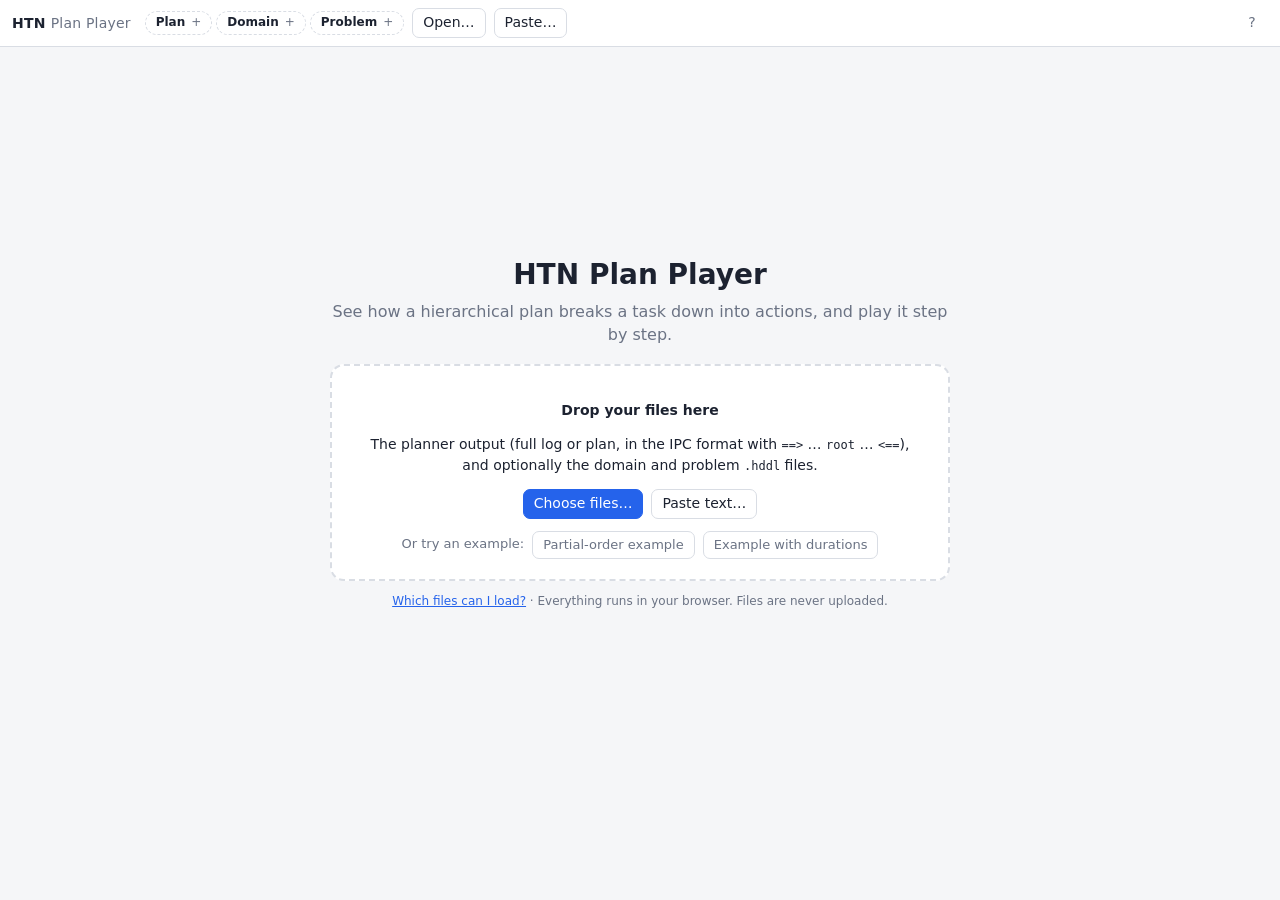
<file: index.html>
<!doctype html>
<html lang="en">
<head>
  <meta charset="utf-8">
  <meta name="viewport" content="width=device-width, initial-scale=1">
  <title>HTN Plan Player</title>
  <link rel="stylesheet" href="css/viewer.css">
</head>
<body>
  <header class="topbar">
    <div class="brand" title="HTN Plan Player">HTN <span>Plan Player</span></div>
    <div class="files" id="files"></div>
    <button id="btn-open" class="btn" title="Open plan, domain and problem files">Open…</button>
    <button id="btn-paste" class="btn" title="Paste a plan, domain or problem">Paste…</button>
    <button id="btn-close" class="btn" title="Close these files and go back to the start screen">Close</button>
    <input type="file" id="file-input" multiple hidden>
    <div class="spacer"></div>
    <div class="search">
      <input id="highlight" list="objects" placeholder="Highlight an object or name…" autocomplete="off" title="Highlight (/)">
      <datalist id="objects"></datalist>
      <span id="hl-count" class="hl-count"></span>
      <button id="hl-clear" class="icon" title="Clear highlight (Esc)" hidden>✕</button>
    </div>
    <div class="seg" role="group" aria-label="Layout">
      <button id="orient-lr" class="on" title="Root on the left, actions on the right (O)">⇢ Left→Right</button>
      <button id="orient-td" title="Root at the top, actions at the bottom (O)">⇣ Top→Down</button>
    </div>
    <details class="menu">
      <summary class="btn">View ▾</summary>
      <div class="menu-body">
        <label><input type="checkbox" id="opt-methods" checked> Show methods as separate boxes <kbd>M</kbd></label>
        <label><input type="checkbox" id="opt-timeline" checked> Show the action timeline <kbd>T</kbd></label>
        <label><input type="checkbox" id="opt-focus"> Focus on the active part (auto-collapse the rest)</label>
        <label><input type="checkbox" id="opt-follow" checked> Follow the current action</label>
        <label><input type="checkbox" id="opt-technical"> Show technical (planner-internal) actions</label>
        <button id="btn-expand" class="btn">Expand everything</button>
      </div>
    </details>
    <button id="btn-fit" class="btn" title="Fit the whole tree (F)">Fit</button>
    <button id="btn-panel" class="btn" title="Show / hide the side panel">Panel</button>
    <button id="btn-help" class="btn icon" title="Help (?)">?</button>
  </header>

  <main>
    <section id="tree" class="tree">
      <div class="legend" aria-label="Legend">
        <span><i class="sw done"></i>Done</span>
        <span><i class="sw active"></i>In progress</span>
        <span><i class="sw now"></i>Executing</span>
        <span><i class="sw future"></i>Upcoming</span>
        <span class="shapes"><i class="sh task"></i>Task <i class="sh method"></i>Method <i class="sh action"></i>Action</span>
      </div>
      <div class="zoom">
        <button id="zoom-in" class="btn icon" title="Zoom in">+</button>
        <button id="zoom-out" class="btn icon" title="Zoom out">−</button>
      </div>
    </section>

    <aside class="side">
      <div class="tabs">
        <button data-tab="details" class="on">Details</button>
        <button data-tab="state">World state</button>
      </div>
      <div id="details" class="tab-body"></div>
      <div id="state" class="tab-body" hidden></div>
    </aside>

    <div class="welcome">
      <div class="welcome-card">
        <h1>HTN Plan Player</h1>
        <p class="lead">See how a hierarchical plan breaks a task down into actions, and play it step by step.</p>
        <div class="dropzone">
          <p><b>Drop your files here</b></p>
          <p>The planner output (full log or plan, in the IPC format with <code>==&gt;</code> … <code>root</code> … <code>&lt;==</code>), and optionally the domain and problem <code>.hddl</code> files.</p>
          <div class="welcome-actions">
            <button id="w-open" class="btn primary">Choose files…</button>
            <button id="w-paste" class="btn">Paste text…</button>
          </div>
          <div id="w-examples" class="welcome-actions examples">Or try an example:</div>
        </div>
        <p class="muted small"><button type="button" class="link" data-dialog="formats-dialog">Which files can I load?</button> · Everything runs in your browser. Files are never uploaded.</p>
      </div>
    </div>
  </main>

  <section id="timeline" class="timeline" aria-label="Actions in execution order"></section>

  <footer class="bottom">
    <div id="crumbs" class="crumbs" aria-label="Why this action: from the root task down to the current action"></div>
    <div class="player">
      <button id="p-first" class="btn icon" title="First step (Home)">⏮</button>
      <button id="p-prev" class="btn icon" title="Previous step (←)">◀</button>
      <button id="p-play" class="btn icon play" title="Play (Space)">▶</button>
      <button id="p-next" class="btn icon" title="Next step (→)">▶|</button>
      <button id="p-last" class="btn icon" title="End (End)">⏭</button>
      <div class="scrub">
        <div id="marks" class="marks"></div>
        <input type="range" id="slider" min="0" max="0" value="0" aria-label="Step">
      </div>
      <div id="step-label" class="step-label"></div>
      <label class="speed">Speed <select id="speed"></select></label>
    </div>
  </footer>

  <div class="drop-overlay"><div>Drop plan / domain / problem files</div></div>
  <div id="toast" class="toast" hidden></div>

  <dialog id="paste-dialog">
    <form method="dialog">
      <h3>Paste a plan, a domain or a problem</h3>
      <p class="muted small">The type is detected automatically. Paste each file separately. <button type="button" class="link" data-dialog="formats-dialog">Accepted formats</button></p>
      <textarea id="paste-text" rows="16" spellcheck="false" placeholder="==>&#10;1 action arg1 arg2&#10;…&#10;root 5&#10;5 task arg -> method 1 2&#10;<=="></textarea>
      <div class="dialog-actions">
        <button class="btn" value="cancel">Cancel</button>
        <button id="paste-load" class="btn primary" value="ok">Load</button>
      </div>
    </form>
  </dialog>

  <dialog id="formats-dialog" class="formats">
    <form method="dialog">
      <h3>Files you can load</h3>
      <p class="muted small">Files are recognised by their content: names and extensions do not matter. Load them together or one by one.</p>

      <h4>Plan (required)</h4>
      <p>The output of an HTN planner in the hierarchical plan format of the International Planning Competition (IPC 2020). The whole planner log is fine: the viewer reads the last block between <code>==&gt;</code> and <code>&lt;==</code>.</p>
      <pre>==&gt;
1 pick-up r1 p1 depot
2 move r1 depot a
root 10
10 deliver-all r1 -&gt; m-deliver-next 11 12
11 deliver r1 p1 -&gt; m-deliver 1 2
12 deliver-all r1 -&gt; m-deliver-finished
&lt;==</pre>
      <ul>
        <li><code>id action arguments</code>: the actions, in execution order.</li>
        <li><code>root ids</code>: the initial task(s) of the problem.</li>
        <li><code>id task arguments -&gt; method subtask-ids</code>: how each abstract task was decomposed. A method with no subtask ids (as <code>m-deliver-finished</code> above) is an empty decomposition.</li>
      </ul>
      <p>Partial-order plans use the same format: their actions may interleave between subtasks.</p>

      <h4>Durations and parallel actions (optional)</h4>
      <p>End each action line with its <b>start</b> and <b>end</b> times, two integers with end &gt; start:</p>
      <pre>==&gt;
1 grind arabica 0 1
2 brew arabica cup1 1 4
3 slice bread1 1 2
4 toast bread1 2 3
root 10
…</pre>
      <ul>
        <li>Here <code>brew</code> lasts 3 time units, and <code>slice</code> then <code>toast</code> run during it.</li>
        <li>Either every action has times, or none does. Without times, actions run one after the other, one time unit each.</li>
        <li>An action's preconditions are checked when it starts; its effects are applied when it ends. When actions end and others start at the same time, the effects come first.</li>
      </ul>

      <h4>Domain and problem (optional)</h4>
      <p>HDDL files, as in the IPC hierarchical tracks. They add the definitions, the checks and the world state. Supported:</p>
      <ul>
        <li>types, constants, objects, initial state, goal, initial task network;</li>
        <li>tasks; methods with totally or partially ordered subtasks, preconditions and constraints;</li>
        <li>actions with negative, disjunctive (<code>or</code>, <code>imply</code>), quantified (<code>forall</code>, <code>exists</code>) and equality preconditions, and conditional (<code>when</code>) and quantified effects.</li>
      </ul>
      <p class="muted small">Numeric fluents and durative actions in the domain are not supported yet.</p>
      <div class="dialog-actions"><button class="btn primary" value="ok">Close</button></div>
    </form>
  </dialog>

  <dialog id="help-dialog">
    <form method="dialog">
      <h3>Reading an HTN plan</h3>
      <p>A hierarchical plan is a <b>tree</b>. The root is the task the problem asks for. An <b>abstract task</b> (rounded box) is something to achieve, a <b>method</b> (small pill) is one way to break that task into smaller subtasks, and an <b>action</b> (box with a bar) is a step that is really executed.</p>
      <p>Press play: the action executed now is <span class="chip st-now">blue</span>, every task and method it belongs to is <span class="chip st-active">orange</span>, finished parts are <span class="chip st-done">green</span>, upcoming ones are <span class="chip st-future">grey</span>. The bar above the player reads the path from the root to the current action: it explains <i>why</i> the action is executed.</p>
      <p>In a partial-order plan, several branches can be in progress at the same time: their actions are interleaved.</p>
      <p><button type="button" class="link" data-dialog="formats-dialog">Accepted file formats (plan, durations, domain, problem)</button></p>
      <h4>Mouse</h4>
      <ul>
        <li>Click a box to see its definition, its preconditions (✓ / ✗ in the current state) and its effects.</li>
        <li>Click an object name (a robot, a package, a location…) to highlight everything that involves it.</li>
        <li>Double-click a box, or click its <code>+N</code> badge, to collapse / expand it.</li>
        <li>Drag to move, wheel to zoom.</li>
        <li>The timeline under the tree lists the actions in execution order: click one to jump to it.</li>
      </ul>
      <h4>Keyboard</h4>
      <table class="keys">
        <tr><td><kbd>Space</kbd></td><td>play / pause</td><td><kbd>←</kbd> <kbd>→</kbd></td><td>previous / next step (<kbd>Shift</kbd>: 10 steps)</td></tr>
        <tr><td><kbd>Home</kbd> <kbd>End</kbd></td><td>first / last step</td><td><kbd>C</kbd></td><td>centre on the current action</td></tr>
        <tr><td><kbd>F</kbd></td><td>fit the tree</td><td><kbd>O</kbd></td><td>switch orientation</td></tr>
        <tr><td><kbd>M</kbd></td><td>methods as boxes</td><td><kbd>T</kbd></td><td>action timeline</td></tr>
        <tr><td><kbd>/</kbd></td><td>highlight…</td><td></td><td></td></tr>
        <tr><td><kbd>Esc</kbd></td><td>clear selection</td><td><kbd>?</kbd></td><td>this help</td></tr>
      </table>
      <div class="dialog-actions"><button class="btn primary" value="ok">Close</button></div>
    </form>
  </dialog>

  <!-- Classic scripts (not modules) so that the page also works when opened from disk. -->
  <script src="js/core/sexpr.js"></script>
  <script src="js/core/hddl.js"></script>
  <script src="js/core/plan.js"></script>
  <script src="js/core/schedule.js"></script>
  <script src="js/core/state.js"></script>
  <script src="js/core/bind.js"></script>
  <script src="js/core/model.js"></script>
  <script src="js/view/dom.js"></script>
  <script src="js/view/layout.js"></script>
  <script src="js/view/tree.js"></script>
  <script src="js/view/player.js"></script>
  <script src="js/view/timeline.js"></script>
  <script src="js/view/panels.js"></script>
  <script src="js/example.js"></script>
  <script src="js/app.js"></script>
</body>
</html>
</file>
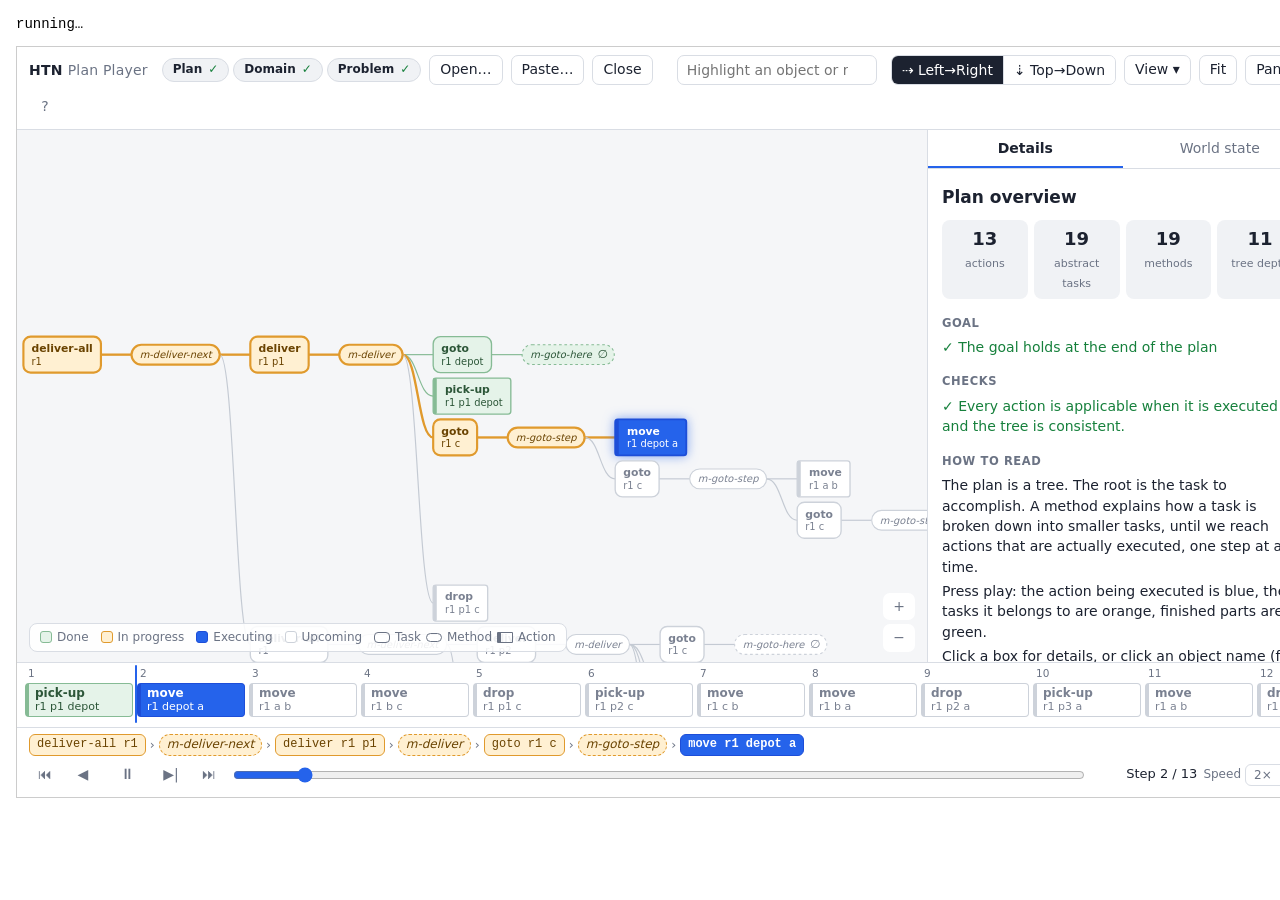
<file: tests/ui_smoke.html>
<!doctype html>
<html lang="en">
<head>
  <meta charset="utf-8">
  <title>HTN Plan Player UI smoke test</title>
  <style>body { font: 14px system-ui, sans-serif; margin: 16px; } iframe { width: 1300px; height: 750px; border: 1px solid #ccc; } .fail { color: #c00; } .pass { color: #080; }</style>
</head>
<body>
  <!-- Serve the parent folder over HTTP (python3 -m http.server) and open
       htn_viewer/tests/ui_smoke.html; it drives the viewer in an iframe. -->
  <pre id="out">running…</pre>
  <iframe id="app" src="../index.html?plan=tests/fixtures/to_plan_sibylsat.log&domain=tests/fixtures/to_domain.hddl&problem=tests/fixtures/to_problem.hddl"></iframe>
  <script>
    'use strict';
    const out = document.getElementById('out');
    const results = [];
    const check = (cond, msg) => results.push((cond ? 'PASS ' : 'FAIL ') + msg);
    const wait = ms => new Promise(r => setTimeout(r, ms));
    async function until(fn, ms = 4000) {
      const t0 = Date.now();
      while (Date.now() - t0 < ms) { if (fn()) return true; await wait(50); }
      return false;
    }

    document.getElementById('app').addEventListener('load', async () => {
      const w = document.getElementById('app').contentWindow;
      const d = w.document;
      const errors = [];
      w.addEventListener('error', e => errors.push(e.message));
      w.addEventListener('unhandledrejection', e => errors.push(String(e.reason)));
      const $ = s => d.querySelector(s);
      const key = (k, opts = {}) => w.dispatchEvent(new w.KeyboardEvent('keydown', Object.assign({ key: k, bubbles: true }, opts)));
      const click = el => el.dispatchEvent(new w.MouseEvent('click', { bubbles: true }));
      const dbl = el => el.dispatchEvent(new w.MouseEvent('dblclick', { bubbles: true }));
      const label = () => $('#step-label').textContent;
      const nodes = () => d.querySelectorAll('g.n').length;
      try {
        check(await until(() => d.body.classList.contains('loaded')), 'plan loaded from URL');
        check(label() === 'Step 1 / 13', 'starts at step 1 (' + label() + ')');
        for (let i = 0; i < 5; i++) key('ArrowRight');
        check(label() === 'Step 6 / 13', 'arrow keys step (' + label() + ')');
        key('Home');
        key('ArrowRight', { shiftKey: true });
        check(label() === 'Step 11 / 13', 'shift+arrow jumps 10 (' + label() + ')');
        key('End');
        check(label() === 'End · 13 steps' && /Plan complete/.test($('#crumbs').textContent), 'end of plan');
        key('Home');
        check(d.querySelector('g.n.current') && d.querySelector('g.n.current').dataset.id === '52', 'current action highlighted');
        check(d.querySelectorAll('g.n.s-done[data-kind="action"]').length === 0, 'no action done at step 1');

        key(' ');
        await wait(1300);
        key(' ');
        const k = Number(label().split(' ')[1]);
        check(k >= 2 && k <= 5, 'play advances then pauses (' + label() + ')');
        check(d.querySelectorAll('g.n.s-done').length > 0, 'done nodes after playing');

        click(d.querySelector('g.n[data-id="79"] .box'));
        check($('#details .d-title').textContent === 'drop', 'click selects a node');
        check(/carrying r1 p1/.test($('#details').textContent), 'details show grounded precondition');
        key('Home');
        check($('#details .d-title').textContent === 'pick-up', 'a selected action follows the current step (Home)');
        key('ArrowRight');
        check($('#details .d-title').textContent === 'move' && d.querySelector('g.n.sel.current'), 'a selected action follows the current step (next)');
        click(d.querySelector('g.n[data-id="14/m"] .box'));
        check(d.querySelectorAll('#details .order-svg g.ord').length === 4 && d.querySelectorAll('#details .ord-edge').length === 3, 'ordering diagram: 4 subtasks in a chain');
        click(d.querySelector('#details .order-svg g.ord.clickable'));
        check($('#details .d-title').textContent === 'goto', 'clicking a box in the ordering diagram selects the subtask');
        key('ArrowRight');
        check($('#details .d-title').textContent === 'goto', 'a selected task stays selected when stepping');

        click(d.querySelector('g.n[data-id="199"] tspan.arg[data-obj="p2"]'));
        check($('#highlight').value === 'p2' && /match/.test($('#hl-count').textContent), 'clicking an argument highlights the object (' + $('#hl-count').textContent + ')');
        check(d.querySelector('svg.highlighting') && d.querySelectorAll('g.n.hl').length >= 3, 'matching nodes marked');
        key('Escape');
        check(!d.querySelector('svg.highlighting') && !$('#details .d-args'), 'Escape clears highlight and selection');

        const before = nodes();
        dbl(d.querySelector('g.n[data-id="23"] .box'));
        check(nodes() < before && d.querySelector('g.n[data-id="23"] .badge'), `double-click collapses (${before} -> ${nodes()})`);
        click(d.querySelector('g.n[data-id="23"] .badge'));
        check(nodes() === before, 'badge click expands again');

        const opt = id => { const b = $('#opt-' + id); b.checked = !b.checked; b.dispatchEvent(new w.Event('change')); };
        opt('focus');
        check(nodes() < before, `focus mode collapses inactive parts (${before} -> ${nodes()})`);
        opt('focus');
        key('m');
        check(!d.querySelector('g.n[data-kind="method"]') && d.querySelector('g.n text.via'), 'methods merged into tasks');
        key('m');
        check(d.querySelector('g.n[data-kind="method"]'), 'methods shown again');
        key('o');
        check($('#orient-td').classList.contains('on'), 'orientation toggled to top-down');
        key('o');

        click(d.querySelector('.tabs button[data-tab="state"]'));
        check(!$('#state').hidden && d.querySelectorAll('#state details.group').length > 3, 'world state tab lists facts');
        for (let i = 0; i < 3; i++) key('ArrowRight');
        check(d.querySelectorAll('#state .fact.add, #state .fact.del').length > 0 || /changes/i.test($('#state').textContent), 'state shows changes of the current step');

        key('Home');
        check(d.querySelectorAll('.tl-block').length === 13 && d.querySelector('.tl-block.current'), 'timeline shows every action, current one marked');
        click(d.querySelectorAll('.tl-block')[4]);
        check(label() === 'Step 5 / 13' && $('#details .d-title').textContent === 'drop', 'clicking a timeline block jumps to it (' + label() + ')');
        key('t');
        check(d.body.classList.contains('no-timeline') && !$('#opt-timeline').checked, 'T hides the timeline');
        key('t');
        key('m');
        check(!$('#opt-methods').checked, 'M keeps the View menu checkbox in sync');
        key('m');
        key('Home');

        click(d.querySelector('.crumb'));
        check($('#details .d-title').textContent === 'deliver-all', 'breadcrumb selects the root task');
        click(d.querySelector('#details .link'));
        check(label() === 'Step 1 / 13', 'go there jumps to the node start');

        click($('#btn-close'));
        check(!d.body.classList.contains('loaded') && getComputedStyle($('.welcome')).display !== 'none', 'Close returns to the welcome screen');
        check(w.localStorage.getItem('htnv.files') === null && !/plan=/.test(w.location.search), 'Close forgets the files');
        check(d.querySelectorAll('g.n').length === 0 && d.querySelectorAll('.tl-block').length === 0, 'tree and timeline emptied');
        key('ArrowRight');
        click(d.querySelectorAll('#w-examples button')[1]);
        check(d.body.classList.contains('loaded') && $('#step-label').textContent === 't = 0 / 4', 'example with durations loads after closing (' + $('#step-label').textContent + ')');
      } catch (e) {
        results.push('FAIL threw ' + e.stack);
      }
      check(errors.length === 0, 'no page errors ' + errors.join(' | '));
      const failed = results.filter(r => r.startsWith('FAIL')).length;
      out.textContent = results.join('\n') + `\n\nSUMMARY ${results.length - failed} passed, ${failed} failed`;
      out.className = failed ? 'fail' : 'pass';
      document.title = failed ? 'FAILED' : 'PASSED';
    });
  </script>
</body>
</html>
</file>
<file: css/viewer.css>
/* HTN Plan Player. Shape encodes the kind of node, colour encodes its status. */

:root {
  --bg: #f5f6f8;
  --surface: #ffffff;
  --surface-2: #f0f2f5;
  --text: #1c2230;
  --muted: #6b7384;
  --border: #d9dde4;
  --edge: #c4cad3;
  --accent: #2563eb;

  --done-fill: #e5f3e9;  --done-stroke: #86bb95;  --done-text: #2c5638;
  --active-fill: #fff0d2; --active-stroke: #e09a2d; --active-text: #6a4300;
  --now-fill: #2563eb;   --now-stroke: #1d4ed8;   --now-text: #ffffff;
  --future-fill: #ffffff; --future-stroke: #cdd2da; --future-text: #7a8191;

  --hl: #b0179f;
  --ok: #16803c;
  --bad: #d42020;
  --add-bg: #dcf5e3;
  --del-bg: #fde2e2;
  --shadow: 0 1px 2px rgba(20, 30, 50, .08), 0 4px 16px rgba(20, 30, 50, .06);
  color-scheme: light;
}

@media (prefers-color-scheme: dark) {
  :root:not([data-theme="light"]) {
    --bg: #11141a; --surface: #1a1e26; --surface-2: #222731; --text: #e5e8ee; --muted: #98a1b1;
    --border: #2d333e; --edge: #444c5a; --accent: #60a5fa;
    --done-fill: #19301f; --done-stroke: #3f7d51; --done-text: #a6d8b3;
    --active-fill: #3a2b10; --active-stroke: #d4972f; --active-text: #f4d8a2;
    --now-fill: #3b82f6; --now-stroke: #93c5fd; --now-text: #ffffff;
    --future-fill: #1a1e26; --future-stroke: #3a414e; --future-text: #8a93a4;
    --hl: #f06be0; --ok: #4ade80; --bad: #f87171; --add-bg: #173a24; --del-bg: #3d1a1a;
    --shadow: 0 1px 2px rgba(0, 0, 0, .3), 0 4px 16px rgba(0, 0, 0, .25);
    color-scheme: dark;
  }
}
:root[data-theme="dark"] {
  --bg: #11141a; --surface: #1a1e26; --surface-2: #222731; --text: #e5e8ee; --muted: #98a1b1;
  --border: #2d333e; --edge: #444c5a; --accent: #60a5fa;
  --done-fill: #19301f; --done-stroke: #3f7d51; --done-text: #a6d8b3;
  --active-fill: #3a2b10; --active-stroke: #d4972f; --active-text: #f4d8a2;
  --now-fill: #3b82f6; --now-stroke: #93c5fd; --now-text: #ffffff;
  --future-fill: #1a1e26; --future-stroke: #3a414e; --future-text: #8a93a4;
  --hl: #f06be0; --ok: #4ade80; --bad: #f87171; --add-bg: #173a24; --del-bg: #3d1a1a;
  color-scheme: dark;
}

* { box-sizing: border-box; }
html, body { height: 100%; margin: 0; }
body {
  display: grid;
  grid-template-rows: auto minmax(0, 1fr) auto auto;
  grid-template-columns: minmax(0, 1fr);
  background: var(--bg);
  color: var(--text);
  font: 14px/1.45 system-ui, -apple-system, "Segoe UI", Roboto, sans-serif;
  overflow: hidden;
}
button, input, select, textarea { font: inherit; color: inherit; }
code, kbd, pre { font-family: ui-monospace, "SF Mono", Menlo, Consolas, monospace; font-size: 12px; }
kbd { border: 1px solid var(--border); border-bottom-width: 2px; border-radius: 4px; padding: 0 4px; background: var(--surface); }
.muted { color: var(--muted); }
.small { font-size: 12px; }
.ok { color: var(--ok); }
.bad { color: var(--bad); }
[hidden] { display: none !important; }

/* ---------- buttons ---------- */
.btn {
  border: 1px solid var(--border); background: var(--surface); border-radius: 7px;
  padding: 4px 10px; cursor: pointer; white-space: nowrap; line-height: 1.4;
}
.btn:hover { border-color: var(--muted); }
.btn.primary { background: var(--accent); border-color: var(--accent); color: #fff; }
.btn.icon { padding: 4px 8px; min-width: 32px; }
.link { border: 0; background: none; padding: 0; color: var(--accent); cursor: pointer; text-decoration: underline; font-size: 12px; }
button:focus-visible, input:focus-visible, summary:focus-visible { outline: 2px solid var(--accent); outline-offset: 1px; }

/* ---------- top bar ---------- */
.topbar {
  display: flex; align-items: center; gap: 8px; flex-wrap: wrap;
  padding: 8px 12px; background: var(--surface); border-bottom: 1px solid var(--border);
}
.brand { font-weight: 700; letter-spacing: .2px; margin-right: 6px; }
.brand span { font-weight: 500; color: var(--muted); }
.files { display: flex; gap: 4px; }
.file-chip {
  display: inline-flex; gap: 6px; align-items: baseline; max-width: 210px;
  border: 1px dashed var(--border); border-radius: 999px; padding: 2px 10px; background: none; cursor: pointer; font-size: 12px;
}
.file-chip.set { border-style: solid; background: var(--surface-2); }
.file-chip.set .fn { color: var(--ok); }
.file-chip .fk { font-weight: 600; }
.file-chip .fn { color: var(--muted); overflow: hidden; text-overflow: ellipsis; white-space: nowrap; }
.spacer { flex: 1; }
.search { display: flex; align-items: center; gap: 6px; }
.search input { width: 200px; padding: 4px 9px; border: 1px solid var(--border); border-radius: 7px; background: var(--surface); }
.hl-count { font-size: 12px; color: var(--hl); white-space: nowrap; }
.icon { border: 0; background: none; cursor: pointer; color: var(--muted); }
.seg { display: inline-flex; border: 1px solid var(--border); border-radius: 7px; overflow: hidden; }
.seg button { border: 0; background: var(--surface); padding: 4px 10px; cursor: pointer; white-space: nowrap; }
.seg button + button { border-left: 1px solid var(--border); }
.seg button.on { background: var(--text); color: var(--surface); }
.menu { position: relative; }
.menu summary { list-style: none; }
.menu summary::-webkit-details-marker { display: none; }
.menu-body {
  position: absolute; right: 0; top: calc(100% + 6px); z-index: 20; width: 330px;
  display: grid; gap: 8px; padding: 12px; background: var(--surface);
  border: 1px solid var(--border); border-radius: 10px; box-shadow: var(--shadow);
}
.menu-body label { display: flex; gap: 8px; align-items: baseline; cursor: pointer; }
.menu-body kbd { margin-left: auto; }

/* ---------- main area ---------- */
main { display: grid; grid-template-columns: minmax(0, 1fr) 390px; min-height: 0; position: relative; }
body.no-side main { grid-template-columns: minmax(0, 1fr) 0; }
body.no-side .side { display: none; }
.tree { position: relative; min-width: 0; min-height: 0; overflow: hidden; }
.tree-svg { width: 100%; height: 100%; display: block; cursor: grab; user-select: none; touch-action: none; }
.tree-svg.panning { cursor: grabbing; }

.legend {
  position: absolute; left: 12px; bottom: 10px; z-index: 2; display: flex; flex-wrap: wrap; gap: 4px 12px;
  padding: 5px 10px; font-size: 12px; color: var(--muted);
  background: color-mix(in srgb, var(--surface) 88%, transparent); border: 1px solid var(--border); border-radius: 8px;
}
.legend span { display: inline-flex; align-items: center; gap: 5px; }
.sw { width: 12px; height: 12px; border-radius: 3px; border: 1.5px solid; display: inline-block; }
.sw.done { background: var(--done-fill); border-color: var(--done-stroke); }
.sw.active { background: var(--active-fill); border-color: var(--active-stroke); }
.sw.now { background: var(--now-fill); border-color: var(--now-stroke); }
.sw.future { background: var(--future-fill); border-color: var(--future-stroke); }
.sh { display: inline-block; border: 1.5px solid var(--muted); height: 11px; }
.sh.task { width: 16px; border-radius: 4px; }
.sh.method { width: 16px; height: 9px; border-radius: 5px; }
.sh.action { width: 16px; border-radius: 1px; border-left-width: 4px; }
.shapes { gap: 5px; }
.zoom { position: absolute; right: 12px; bottom: 10px; z-index: 2; display: grid; gap: 4px; }
.zoom .btn { background: var(--surface); }

/* ---------- tree nodes ---------- */
.n { cursor: pointer; transition: transform .35s ease, opacity .2s; }
.n .box { stroke-width: 1.5; }
.n .ring { fill: none; stroke: none; }
.n .name { font-size: 12px; font-weight: 600; }
.n .args { font-size: 11px; }
.n .method-name, .n .via { font-size: 11px; font-style: italic; }
.n .empty-mark { font-size: 13px; }
.n .arg:hover { text-decoration: underline; fill: var(--hl); }
.edge { fill: none; stroke: var(--edge); stroke-width: 1.3; transition: d .35s ease, opacity .2s; }

.s-future .box { fill: var(--future-fill); stroke: var(--future-stroke); }
.s-future text { fill: var(--future-text); }
.s-future .accent { fill: var(--future-stroke); }
.s-done .box { fill: var(--done-fill); stroke: var(--done-stroke); }
.s-done text { fill: var(--done-text); }
.s-done .accent { fill: var(--done-stroke); }
.s-active .box { fill: var(--active-fill); stroke: var(--active-stroke); }
.s-active text { fill: var(--active-text); }
.s-active .accent { fill: var(--active-stroke); }
.n.onpath .box { stroke-width: 2.4; }
.n.current .box { fill: var(--now-fill); stroke: var(--now-stroke); stroke-width: 2; }
.n.current text { fill: var(--now-text); }
.n.current .accent { fill: var(--now-stroke); }
.n.current { filter: drop-shadow(0 0 6px color-mix(in srgb, var(--now-fill) 55%, transparent)); }
.k-method .box { stroke-width: 1.2; }
.box.empty { stroke-dasharray: 3 3; }

.e-done { stroke: var(--done-stroke); }
.e-active { stroke: var(--active-stroke); }
.edge.onpath { stroke: var(--active-stroke); stroke-width: 2.6; }

.n.sel .ring { stroke: var(--text); stroke-width: 1.6; stroke-dasharray: 5 3; }
.n.hl .ring { stroke: var(--hl); stroke-width: 3; stroke-dasharray: none; }
.highlighting .n:not(.hl):not(.current) { opacity: .28; }
.highlighting .edge:not(.hl) { opacity: .3; }
.n.issue .box { stroke: var(--bad); }
.issue-mark circle { fill: var(--bad); }
.issue-mark text { fill: #fff !important; font-size: 11px; font-weight: 700; }
.badge rect { fill: var(--surface); stroke: var(--muted); stroke-width: 1; }
.badge text { fill: var(--muted) !important; font-size: 10.5px; font-weight: 600; }
.badge:hover rect { stroke: var(--text); }

/* ---------- side panel ---------- */
.side { display: flex; flex-direction: column; min-height: 0; background: var(--surface); border-left: 1px solid var(--border); }
.tabs { display: flex; border-bottom: 1px solid var(--border); }
.tabs button { flex: 1; padding: 8px; border: 0; background: none; cursor: pointer; color: var(--muted); border-bottom: 2px solid transparent; }
.tabs button.on { color: var(--text); border-bottom-color: var(--accent); font-weight: 600; }
.tab-body { flex: 1; overflow: auto; padding: 12px 14px 24px; }
.hint { color: var(--muted); font-size: 13px; background: var(--surface-2); border-radius: 8px; padding: 8px 10px; }

.d-head { display: flex; gap: 8px; align-items: center; justify-content: space-between; }
.kind { font-size: 11px; text-transform: uppercase; letter-spacing: .6px; color: var(--muted); font-weight: 600; }
.d-title { margin: 4px 0 2px; font-size: 17px; word-break: break-word; }
.d-args { margin-bottom: 4px; }
.d-steps { font-size: 12px; color: var(--muted); }
.chip { font-size: 11.5px; padding: 1px 8px; border-radius: 999px; border: 1px solid; white-space: nowrap; }
.st-done { background: var(--done-fill); border-color: var(--done-stroke); color: var(--done-text); }
.st-active { background: var(--active-fill); border-color: var(--active-stroke); color: var(--active-text); }
.st-now { background: var(--now-fill); border-color: var(--now-stroke); color: var(--now-text); }
.st-future { background: var(--future-fill); border-color: var(--future-stroke); color: var(--future-text); }
.sec h4 { margin: 16px 0 6px; font-size: 11.5px; text-transform: uppercase; letter-spacing: .6px; color: var(--muted); }
.sec p { margin: 4px 0; }
.stats { display: grid; grid-template-columns: repeat(4, 1fr); gap: 6px; margin: 10px 0; }
.stat { background: var(--surface-2); border-radius: 8px; padding: 6px 4px; text-align: center; }
.stat b { display: block; font-size: 18px; }
.stat span { font-size: 11px; color: var(--muted); }
.issues { margin: 8px 0; padding: 8px 10px 8px 26px; background: var(--del-bg); border-radius: 8px; font-size: 13px; }

.obj {
  border: 0; background: var(--surface-2); border-radius: 4px; padding: 0 5px; margin: 1px 0; cursor: pointer;
  font-family: ui-monospace, "SF Mono", Menlo, Consolas, monospace; font-size: 12px;
}
.obj:hover { background: var(--hl); color: #fff; }
.var { font-family: ui-monospace, "SF Mono", Menlo, Consolas, monospace; font-size: 12px; color: var(--muted); }
.type { color: var(--muted); font-size: 12px; }
.params { border-collapse: collapse; width: 100%; }
.params td { padding: 2px 8px 2px 0; vertical-align: top; }
.formula { list-style: none; padding-left: 0; margin: 2px 0; }
.formula .formula { padding-left: 18px; }
.formula li { margin: 3px 0; }
.mark { display: inline-block; width: 18px; font-weight: 700; }
.mark.ok { color: var(--ok); }
.mark.bad { color: var(--bad); }
.mark.unk { color: var(--muted); }
.op { color: var(--muted); font-style: italic; }
.neg { color: var(--bad); font-weight: 600; }
pre.lifted { white-space: pre-wrap; background: var(--surface-2); padding: 8px; border-radius: 6px; margin: 0; }
.effects { list-style: none; padding: 0; margin: 0; }
.effects li { margin: 2px 0; }
.effects .add .mark { color: var(--ok); }
.effects .del .mark { color: var(--bad); }
.subtasks { padding-left: 20px; margin: 2px 0; }
.subtasks li { margin: 3px 0; }
.order { overflow-x: auto; margin-top: 6px; }
.order-svg { display: block; margin: 0 auto; }
.ord rect { stroke-width: 1.3; }
.ord text { font-size: 11.5px; }
.ord.clickable { cursor: pointer; }
.ord.clickable:hover rect { stroke-width: 2.2; }
.ord.st-future rect { fill: var(--future-fill); stroke: var(--future-stroke); } .ord.st-future text { fill: var(--future-text); }
.ord.st-done rect { fill: var(--done-fill); stroke: var(--done-stroke); } .ord.st-done text { fill: var(--done-text); }
.ord.st-active rect { fill: var(--active-fill); stroke: var(--active-stroke); } .ord.st-active text { fill: var(--active-text); }
.ord.st-now rect { fill: var(--now-fill); stroke: var(--now-stroke); } .ord.st-now text { fill: var(--now-text); }
.ord-edge { fill: none; stroke: var(--muted); stroke-width: 1.3; }
.ord-head { fill: var(--muted); }
.sid { font-family: ui-monospace, monospace; font-size: 11px; color: var(--muted); margin-right: 6px; }
.nodelink {
  border: 1px solid var(--border); background: var(--surface-2); border-radius: 6px; padding: 1px 7px; cursor: pointer;
  font-family: ui-monospace, "SF Mono", Menlo, Consolas, monospace; font-size: 12px; text-align: left;
}
.nodelink:hover { border-color: var(--text); }

.fact { font-family: ui-monospace, "SF Mono", Menlo, Consolas, monospace; font-size: 12px; border-radius: 4px; padding: 0 3px; }
.fact .pred { font-weight: 600; }
.fact .obj { background: none; padding: 0 2px; }
.fact.add { background: var(--add-bg); }
.fact.del { background: var(--del-bg); text-decoration: line-through; }
.state-title { font-weight: 600; }
.state-search { width: 100%; margin: 8px 0; padding: 4px 9px; border: 1px solid var(--border); border-radius: 7px; background: var(--surface); }
.state-head > * { margin-bottom: 3px; }
.changes { background: var(--surface-2); border-radius: 8px; padding: 6px 10px 8px; margin-bottom: 8px; }
.changes h4 { margin: 2px 0 4px; font-size: 11.5px; text-transform: uppercase; letter-spacing: .6px; color: var(--muted); }
.group { margin: 2px 0; }
.group > div { padding-left: 16px; }
.group summary { cursor: pointer; padding: 2px 0; }
.group summary .pred { font-family: ui-monospace, monospace; font-size: 12.5px; font-weight: 600; }
.group summary .count { margin-left: 8px; color: var(--muted); font-size: 12px; }
.statics { margin-top: 10px; border-top: 1px solid var(--border); padding-top: 8px; }
.statics > summary { cursor: pointer; color: var(--muted); font-size: 13px; }

/* ---------- action timeline ---------- */
.timeline { min-width: 0; background: var(--surface); border-top: 1px solid var(--border); }
body.no-timeline .timeline, body:not(.loaded) .timeline { display: none; }
.tl-scroll { overflow-x: auto; overflow-y: hidden; scrollbar-width: thin; }
.tl-inner { position: relative; margin: 2px 0 4px; }
.tl-tick { position: absolute; top: 1px; padding-left: 3px; font-size: 10.5px; color: var(--muted); font-variant-numeric: tabular-nums; }
.tl-block {
  position: absolute; height: 34px; padding: 2px 6px; overflow: hidden; white-space: nowrap; cursor: pointer;
  border: 1.5px solid; border-left-width: 4px; border-radius: 4px; font-size: 11px; line-height: 14px;
  transition: opacity .2s;
}
.tl-name { display: block; font-weight: 600; font-size: 12px; overflow: hidden; text-overflow: ellipsis; }
.tl-args { display: block; overflow: hidden; text-overflow: ellipsis; }
.tl-block.s-future { background: var(--future-fill); border-color: var(--future-stroke); color: var(--future-text); }
.tl-block.s-done { background: var(--done-fill); border-color: var(--done-stroke); color: var(--done-text); }
.tl-block.s-active { background: var(--active-fill); border-color: var(--active-stroke); color: var(--active-text); }
.tl-block.current { background: var(--now-fill); border-color: var(--now-stroke); color: var(--now-text); }
.tl-block.issue { border-color: var(--bad); }
.tl-block.sel { outline: 1.5px dashed var(--text); outline-offset: 1px; }
.tl-block.hl { box-shadow: 0 0 0 2px var(--hl); }
.highlighting .tl-block:not(.hl):not(.current) { opacity: .3; }
.tl-playhead { position: absolute; top: 0; bottom: 0; width: 2px; border-radius: 1px; background: var(--now-fill); pointer-events: none; transition: left .2s ease; }

/* ---------- bottom: breadcrumb + player ---------- */
.bottom { min-width: 0; background: var(--surface); border-top: 1px solid var(--border); padding: 6px 12px 8px; }
.crumbs {
  display: flex; align-items: center; gap: 4px; min-height: 26px; overflow-x: auto; white-space: nowrap;
  font-size: 12.5px; padding-bottom: 4px; scrollbar-width: thin;
}
.crumb {
  border: 1px solid var(--active-stroke); background: var(--active-fill); color: var(--active-text);
  border-radius: 6px; padding: 1px 7px; cursor: pointer; font-family: ui-monospace, "SF Mono", Menlo, Consolas, monospace; font-size: 12px;
  max-width: 240px; overflow: hidden; text-overflow: ellipsis; flex-shrink: 0;
}
.crumb.last { max-width: none; }
.crumb.k-method { border-radius: 999px; font-style: italic; font-family: inherit; border-style: dashed; }
.crumb.last { background: var(--now-fill); border-color: var(--now-stroke); color: var(--now-text); font-weight: 600; }
.crumbs .sep { color: var(--muted); }
.crumb-end { color: var(--ok); font-weight: 600; }
.player { display: flex; align-items: center; gap: 6px; }
.player .play { min-width: 44px; font-size: 15px; }
.scrub { position: relative; flex: 1; min-width: 80px; display: flex; align-items: center; }
.scrub input { width: 100%; accent-color: var(--accent); }
.marks { position: absolute; left: 8px; right: 8px; top: -3px; height: 6px; pointer-events: none; }
.marks .mark { position: absolute; width: 3px; height: 6px; background: var(--bad); border-radius: 1px; }
.step-label { min-width: 104px; font-variant-numeric: tabular-nums; font-size: 13px; text-align: right; }
.speed { font-size: 12px; color: var(--muted); display: flex; gap: 4px; align-items: center; }
.speed select { border: 1px solid var(--border); border-radius: 6px; background: var(--surface); padding: 2px 4px; }

/* ---------- welcome, drop, dialogs, toast ---------- */
.welcome { display: none; }
body:not(.loaded) .welcome { display: grid; place-items: center; position: absolute; inset: 0; padding: 16px; overflow: auto; background: var(--bg); z-index: 5; }
body:not(.loaded) .bottom, body:not(.loaded) .side, body:not(.loaded) .search,
body:not(.loaded) .seg, body:not(.loaded) .menu, body:not(.loaded) #btn-fit, body:not(.loaded) #btn-panel { visibility: hidden; }
body:not(.loaded) #btn-close { display: none; }
.welcome-card { max-width: 620px; text-align: center; }
.welcome-card h1 { margin: 0 0 4px; font-size: 28px; }
.lead { color: var(--muted); font-size: 16px; margin-top: 0; }
.dropzone { border: 2px dashed var(--border); border-radius: 14px; padding: 20px 24px; margin: 18px 0 10px; background: var(--surface); }
.welcome-actions { display: flex; gap: 8px; justify-content: center; flex-wrap: wrap; margin-top: 12px; }
.welcome-actions.examples { align-items: center; color: var(--muted); font-size: 13px; }
.drop-overlay {
  display: none; position: fixed; inset: 0; z-index: 50; place-items: center;
  background: color-mix(in srgb, var(--accent) 18%, transparent); border: 4px dashed var(--accent);
  font-size: 22px; font-weight: 600; color: var(--accent); pointer-events: none;
}
body.dragging .drop-overlay { display: grid; }
dialog { border: 1px solid var(--border); border-radius: 12px; background: var(--surface); color: var(--text); max-width: min(720px, calc(100vw - 32px)); box-shadow: var(--shadow); }
dialog::backdrop { background: rgba(10, 15, 25, .35); }
dialog h3 { margin-top: 0; }
dialog h4 { margin: 14px 0 4px; }
#paste-text { width: min(640px, calc(100vw - 80px)); border: 1px solid var(--border); border-radius: 8px; padding: 8px; background: var(--bg); font-family: ui-monospace, Menlo, Consolas, monospace; font-size: 12px; }
.dialog-actions { display: flex; justify-content: flex-end; gap: 8px; margin-top: 12px; }
.keys td { padding: 2px 8px 2px 0; }
.formats pre { background: var(--surface-2); border-radius: 8px; padding: 8px 10px; overflow-x: auto; }
.formats li { margin: 3px 0; }
.toast {
  position: fixed; left: 50%; top: 64px; transform: translateX(-50%); z-index: 60; max-width: min(640px, calc(100vw - 32px));
  padding: 8px 14px; border-radius: 8px; box-shadow: var(--shadow); background: var(--surface); border: 1px solid var(--bad);
}
.toast.info { border-color: var(--accent); }

/* ---------- small screens ---------- */
@media (max-width: 860px) {
  .topbar { gap: 6px; padding: 6px 10px; }
  .brand span, .files, .legend .shapes { display: none; }
  .search input { width: 150px; }
  main { grid-template-columns: 1fr; }
  .side { position: absolute; left: 0; right: 0; bottom: 0; height: 48%; z-index: 6; border-left: 0; border-top: 1px solid var(--border); box-shadow: var(--shadow); }
  .speed, .step-label { font-size: 11px; }
  .step-label { min-width: 70px; }
}
</file>
